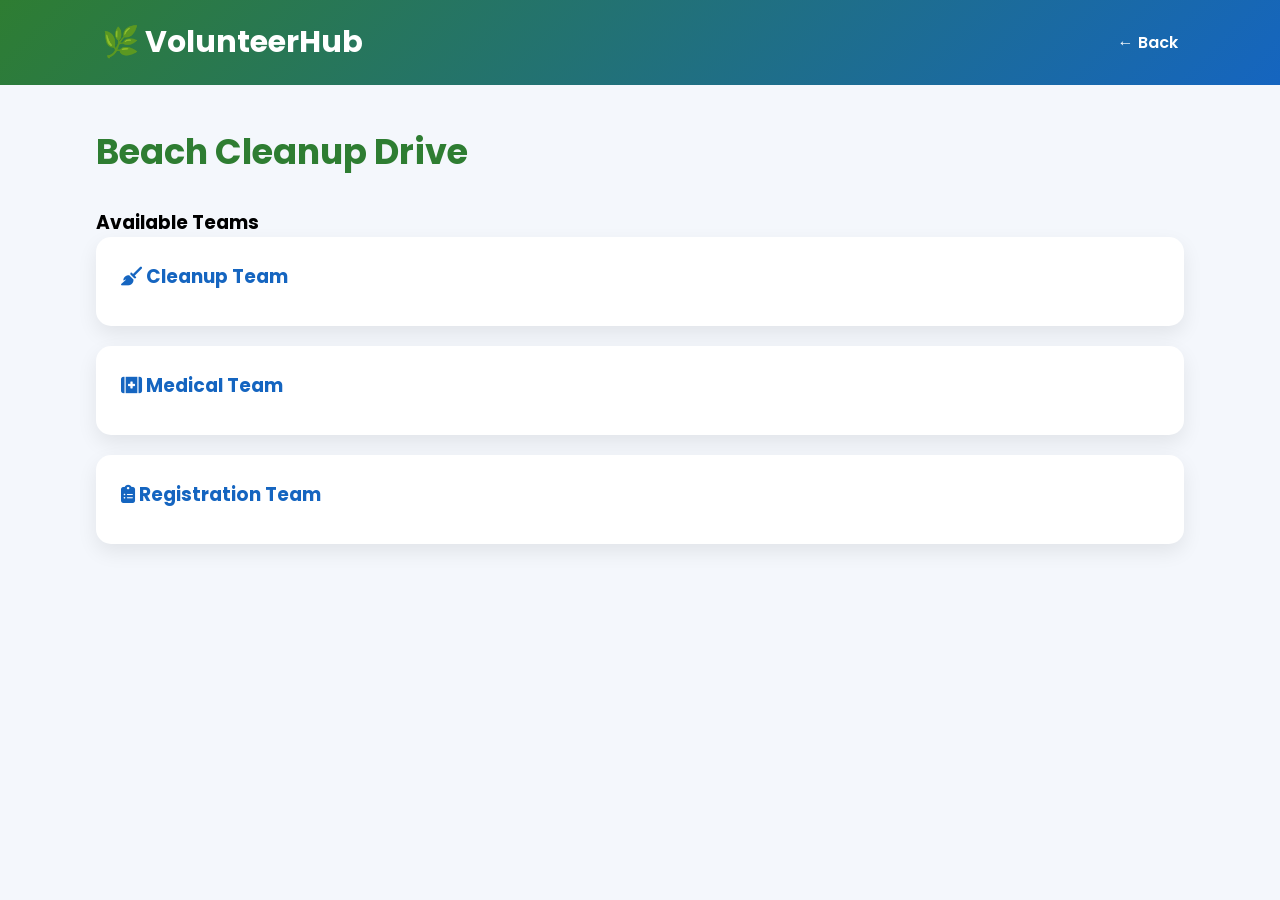
<file: beach-teams.html>
<!DOCTYPE html>
<html lang="en">

<head>

    <meta charset="UTF-8">

    <meta name="viewport" content="width=device-width, initial-scale=1.0">

    <title>Beach Cleanup Drive</title>

    <link rel="stylesheet" href="css/event-details.css">

    <link href="https://fonts.googleapis.com/css2?family=Poppins:wght@300;400;500;600;700&display=swap"
        rel="stylesheet">

    <link rel="stylesheet"
        href="https://cdnjs.cloudflare.com/ajax/libs/font-awesome/6.7.1/css/all.min.css">

</head>

<body>

<header>

    <h1>🌿 VolunteerHub</h1>

    <a href="volunteer-dashboard.html">← Back</a>

</header>

<section class="teams">

    <h2>Beach Cleanup Drive</h2>

    <h3>Available Teams</h3>

    <div class="team-card">
        <h3><i class="fa-solid fa-broom"></i> Cleanup Team</h3>
    </div>

    <div class="team-card">
        <h3><i class="fa-solid fa-kit-medical"></i> Medical Team</h3>
    </div>

    <div class="team-card">
        <h3><i class="fa-solid fa-clipboard-list"></i> Registration Team</h3>
    </div>

</section>

</body>

</html>
</file>
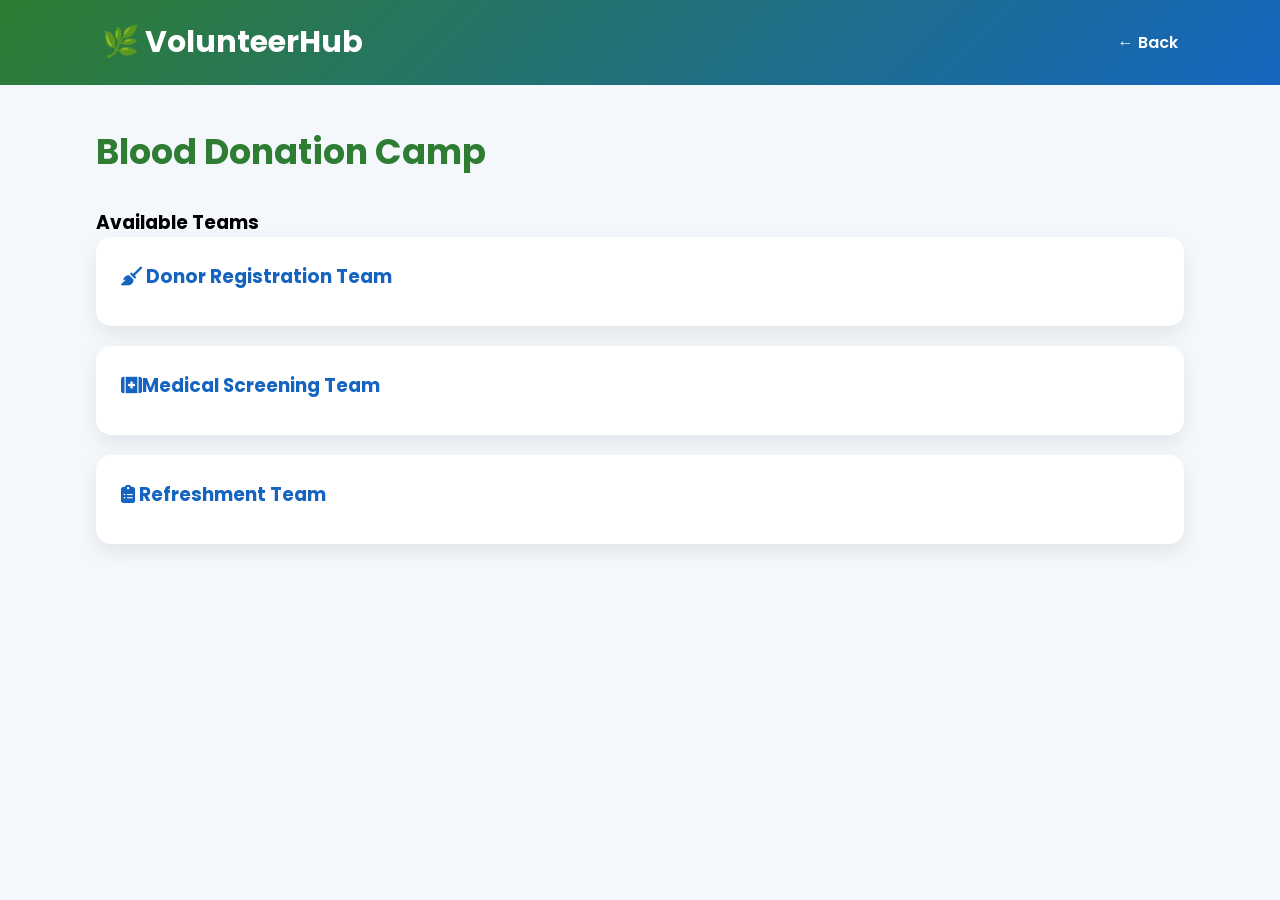
<file: blood-teams.html>
<!DOCTYPE html>
<html lang="en">

<head>

    <meta charset="UTF-8">

    <meta name="viewport" content="width=device-width, initial-scale=1.0">

    <title>Blood Donation Camp</title>

    <link rel="stylesheet" href="css/event-details.css">

    <link href="https://fonts.googleapis.com/css2?family=Poppins:wght@300;400;500;600;700&display=swap"
        rel="stylesheet">

    <link rel="stylesheet"
        href="https://cdnjs.cloudflare.com/ajax/libs/font-awesome/6.7.1/css/all.min.css">

</head>

<body>

<header>

    <h1>🌿 VolunteerHub</h1>

    <a href="volunteer-dashboard.html">← Back</a>

</header>

<section class="teams">

    <h2>Blood Donation Camp</h2>

    <h3>Available Teams</h3>

    <div class="team-card">
        <h3><i class="fa-solid fa-broom"></i> Donor Registration Team</h3>
    </div>

    <div class="team-card">
        <h3><i class="fa-solid fa-kit-medical"></i>Medical Screening Team</h3>
    </div>

    <div class="team-card">
        <h3><i class="fa-solid fa-clipboard-list"></i> Refreshment Team</h3>
    </div>

</section>

</body>

</html>
</file>
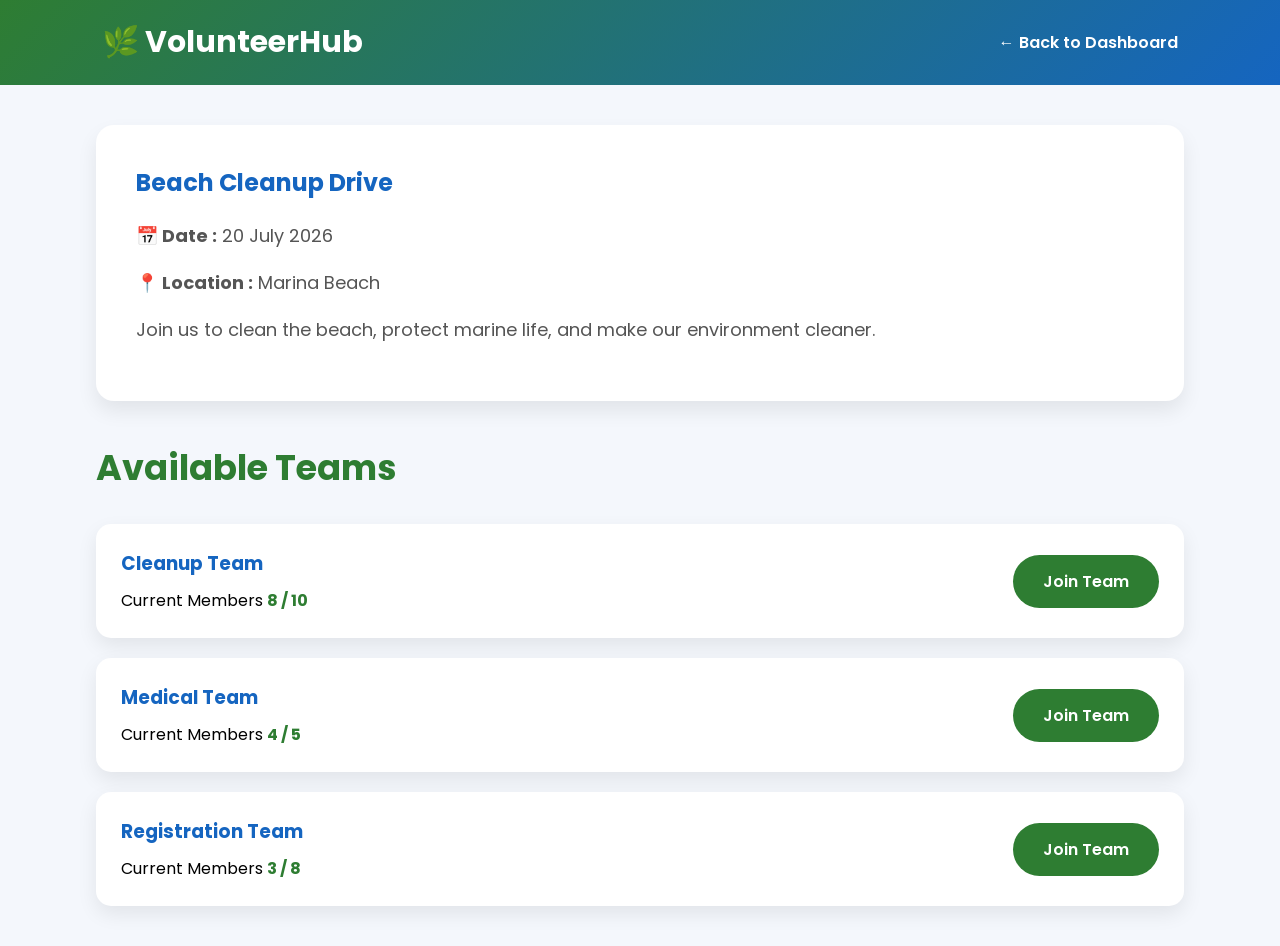
<file: event-beach.html>
<!DOCTYPE html>
<html lang="en">

<head>

    <meta charset="UTF-8">

    <meta name="viewport" content="width=device-width, initial-scale=1.0">

    <title>Beach Cleanup | VolunteerHub</title>

    <link rel="stylesheet" href="css/event-details.css">

    <link href="https://fonts.googleapis.com/css2?family=Poppins:wght@300;400;500;600;700&display=swap"
        rel="stylesheet">

    <link rel="stylesheet"
        href="https://cdnjs.cloudflare.com/ajax/libs/font-awesome/6.7.1/css/all.min.css">

</head>

<body>

<header>

    <h1>🌿 VolunteerHub</h1>

    <a href="volunteer-dashboard.html">

        ← Back to Dashboard

    </a>

</header>

<section class="event-info">

    <h1>Beach Cleanup Drive</h1>

    <p><strong>📅 Date :</strong> 20 July 2026</p>

    <p><strong>📍 Location :</strong> Marina Beach</p>

    <p>

        Join us to clean the beach, protect marine life, and make our environment cleaner.

    </p>

</section>

<section class="teams">

    <h2>Available Teams</h2>

    <div class="team-card">

        <div>

            <h3>Cleanup Team</h3>

            <p>Current Members <strong>8 / 10</strong></p>

        </div>

        <button>Join Team</button>

    </div>

    <div class="team-card">

        <div>

            <h3>Medical Team</h3>

            <p>Current Members <strong>4 / 5</strong></p>

        </div>

        <button>Join Team</button>

    </div>

    <div class="team-card">

        <div>

            <h3>Registration Team</h3>

            <p>Current Members <strong>3 / 8</strong></p>

        </div>

        <button>Join Team</button>

    </div>

</section>

</body>

</html>
</file>
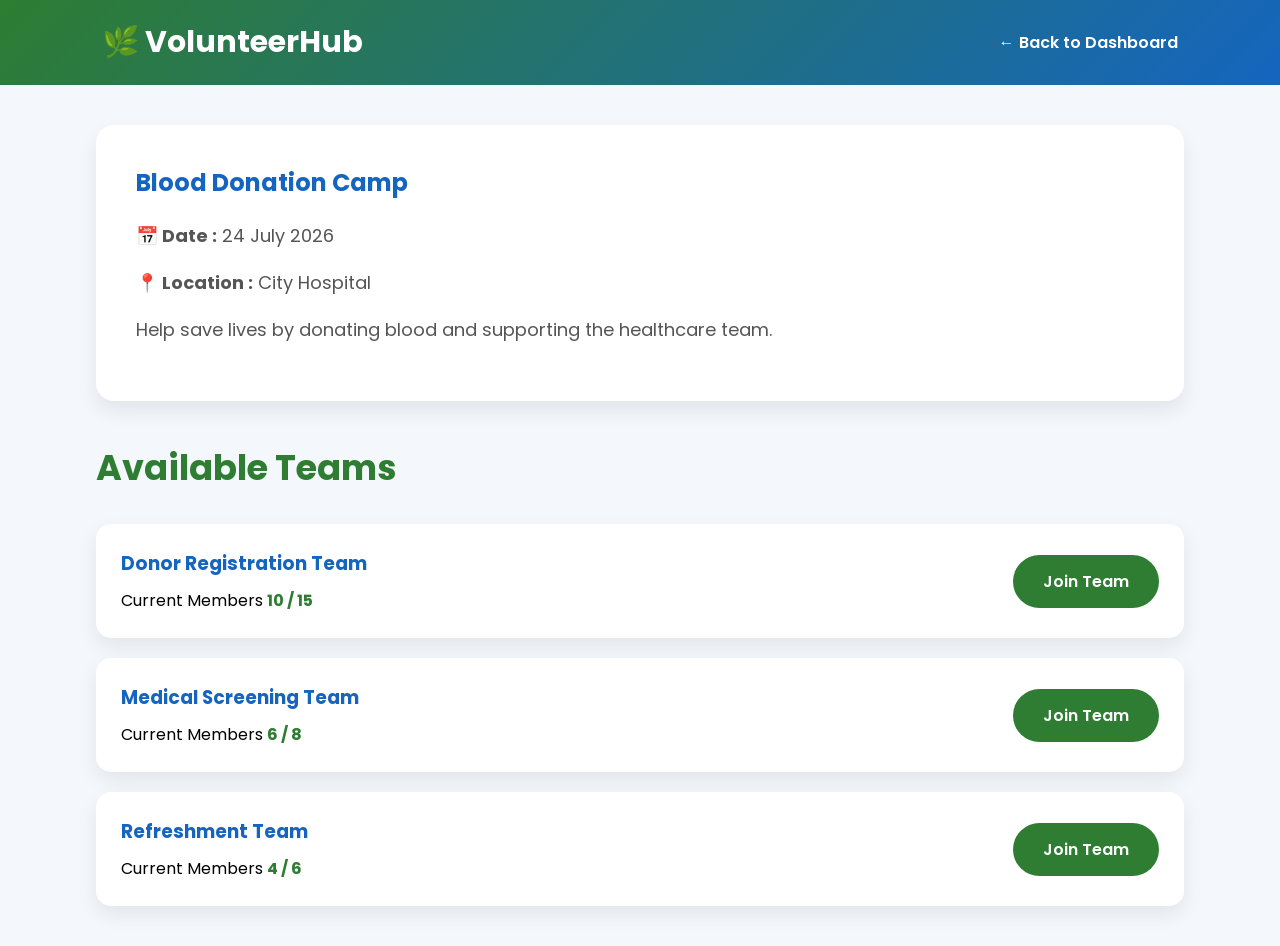
<file: event-blood.html>
<!DOCTYPE html>
<html lang="en">

<head>

    <meta charset="UTF-8">

    <meta name="viewport" content="width=device-width, initial-scale=1.0">

    <title>Blood Donation | VolunteerHub</title>

    <link rel="stylesheet" href="css/event-details.css">

    <link href="https://fonts.googleapis.com/css2?family=Poppins:wght@300;400;500;600;700&display=swap"
        rel="stylesheet">

    <link rel="stylesheet"
        href="https://cdnjs.cloudflare.com/ajax/libs/font-awesome/6.7.1/css/all.min.css">

</head>

<body>

<header>

    <h1>🌿 VolunteerHub</h1>

    <a href="volunteer-dashboard.html">

        ← Back to Dashboard

    </a>

</header>

<section class="event-info">

    <h1>Blood Donation Camp</h1>

    <p><strong>📅 Date :</strong> 24 July 2026</p>

    <p><strong>📍 Location :</strong> City Hospital</p>

    <p>

        Help save lives by donating blood and supporting the healthcare team.

    </p>

</section>

<section class="teams">

    <h2>Available Teams</h2>

    <div class="team-card">

        <div>

            <h3>Donor Registration Team</h3>

            <p>Current Members <strong>10 / 15</strong></p>

        </div>

        <button>Join Team</button>

    </div>

    <div class="team-card">

        <div>

            <h3>Medical Screening Team</h3>

            <p>Current Members <strong>6 / 8</strong></p>

        </div>

        <button>Join Team</button>

    </div>

    <div class="team-card">

        <div>

            <h3>Refreshment Team</h3>

            <p>Current Members <strong>4 / 6</strong></p>

        </div>

        <button>Join Team</button>

    </div>

</section>

</body>

</html>
</file>
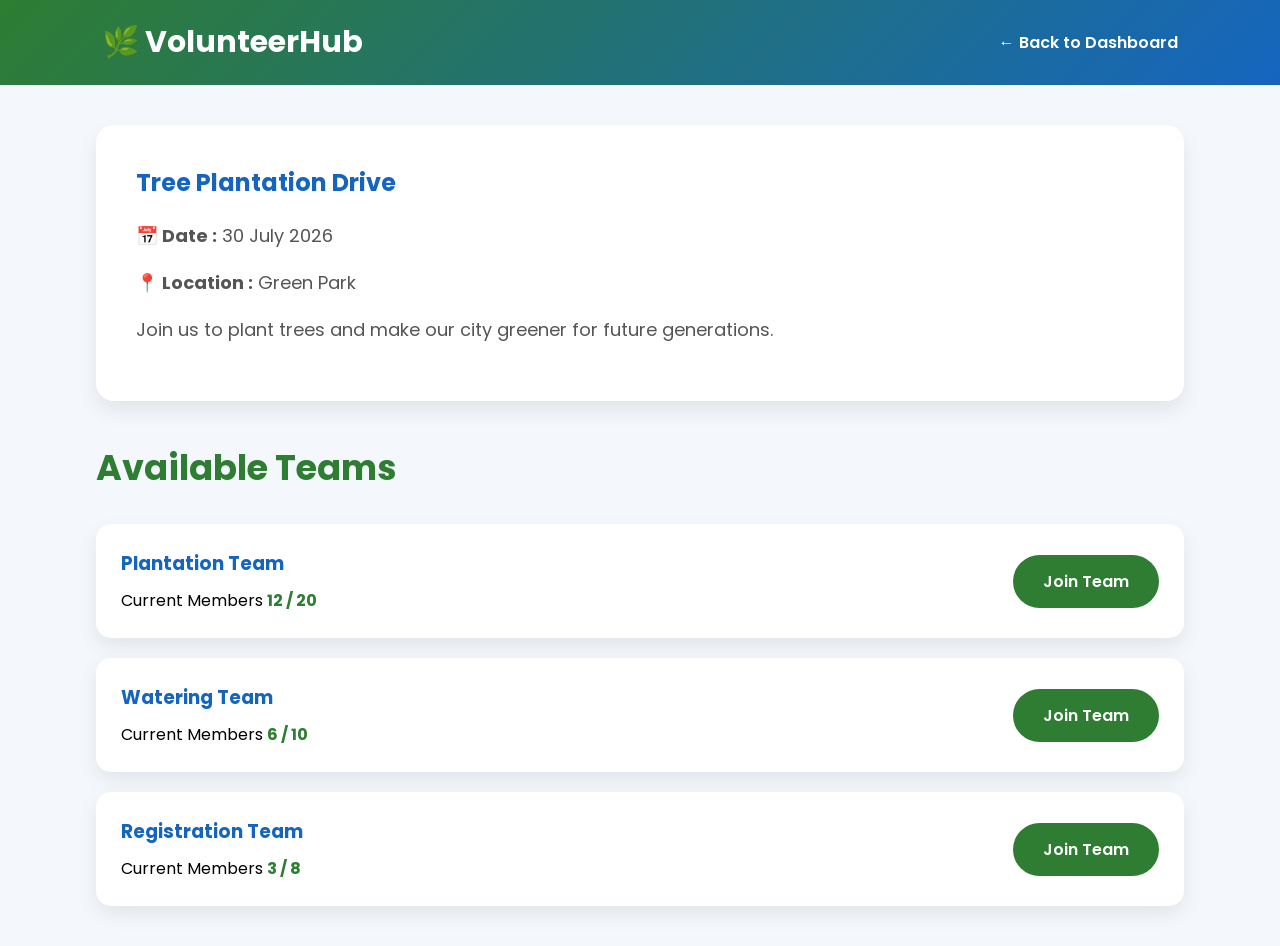
<file: event-tree.html>
<!DOCTYPE html>
<html lang="en">

<head>

    <meta charset="UTF-8">

    <meta name="viewport" content="width=device-width, initial-scale=1.0">

    <title>Tree Plantation | VolunteerHub</title>

    <link rel="stylesheet" href="css/event-details.css">

    <link href="https://fonts.googleapis.com/css2?family=Poppins:wght@300;400;500;600;700&display=swap"
        rel="stylesheet">

    <link rel="stylesheet"
        href="https://cdnjs.cloudflare.com/ajax/libs/font-awesome/6.7.1/css/all.min.css">

</head>

<body>

<header>

    <h1>🌿 VolunteerHub</h1>

    <a href="volunteer-dashboard.html">

        ← Back to Dashboard

    </a>

</header>

<section class="event-info">

    <h1>Tree Plantation Drive</h1>

    <p><strong>📅 Date :</strong> 30 July 2026</p>

    <p><strong>📍 Location :</strong> Green Park</p>

    <p>

        Join us to plant trees and make our city greener for future generations.

    </p>

</section>

<section class="teams">

    <h2>Available Teams</h2>

    <div class="team-card">

        <div>

            <h3>Plantation Team</h3>

            <p>Current Members <strong>12 / 20</strong></p>

        </div>

        <button>Join Team</button>

    </div>

    <div class="team-card">

        <div>

            <h3>Watering Team</h3>

            <p>Current Members <strong>6 / 10</strong></p>

        </div>

        <button>Join Team</button>

    </div>

    <div class="team-card">

        <div>

            <h3>Registration Team</h3>

            <p>Current Members <strong>3 / 8</strong></p>

        </div>

        <button>Join Team</button>

    </div>

</section>

</body>

</html>
</file>
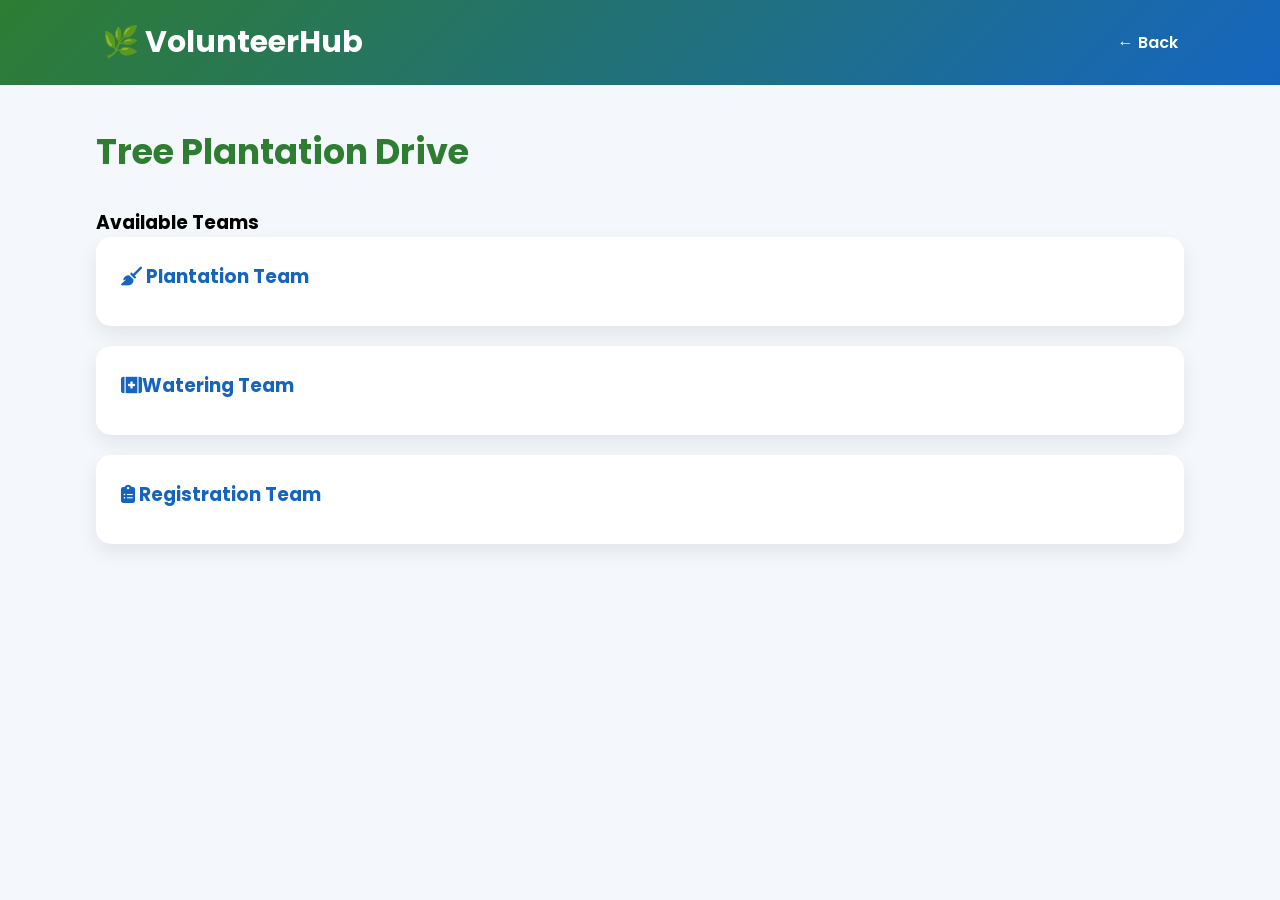
<file: tree-teams.html>
<!DOCTYPE html>
<html lang="en">

<head>

    <meta charset="UTF-8">

    <meta name="viewport" content="width=device-width, initial-scale=1.0">

    <title>Tree Plantation Drive</title>

    <link rel="stylesheet" href="css/event-details.css">

    <link href="https://fonts.googleapis.com/css2?family=Poppins:wght@300;400;500;600;700&display=swap"
        rel="stylesheet">

    <link rel="stylesheet"
        href="https://cdnjs.cloudflare.com/ajax/libs/font-awesome/6.7.1/css/all.min.css">

</head>

<body>

<header>

    <h1>🌿 VolunteerHub</h1>

    <a href="volunteer-dashboard.html">← Back</a>

</header>

<section class="teams">

    <h2>Tree Plantation Drive</h2>

    <h3>Available Teams</h3>

    <div class="team-card">
        <h3><i class="fa-solid fa-broom"></i> Plantation Team</h3>
    </div>

    <div class="team-card">
        <h3><i class="fa-solid fa-kit-medical"></i>Watering Team</h3>
    </div>

    <div class="team-card">
        <h3><i class="fa-solid fa-clipboard-list"></i> Registration Team</h3>
    </div>

</section>

</body>

</html>
</file>
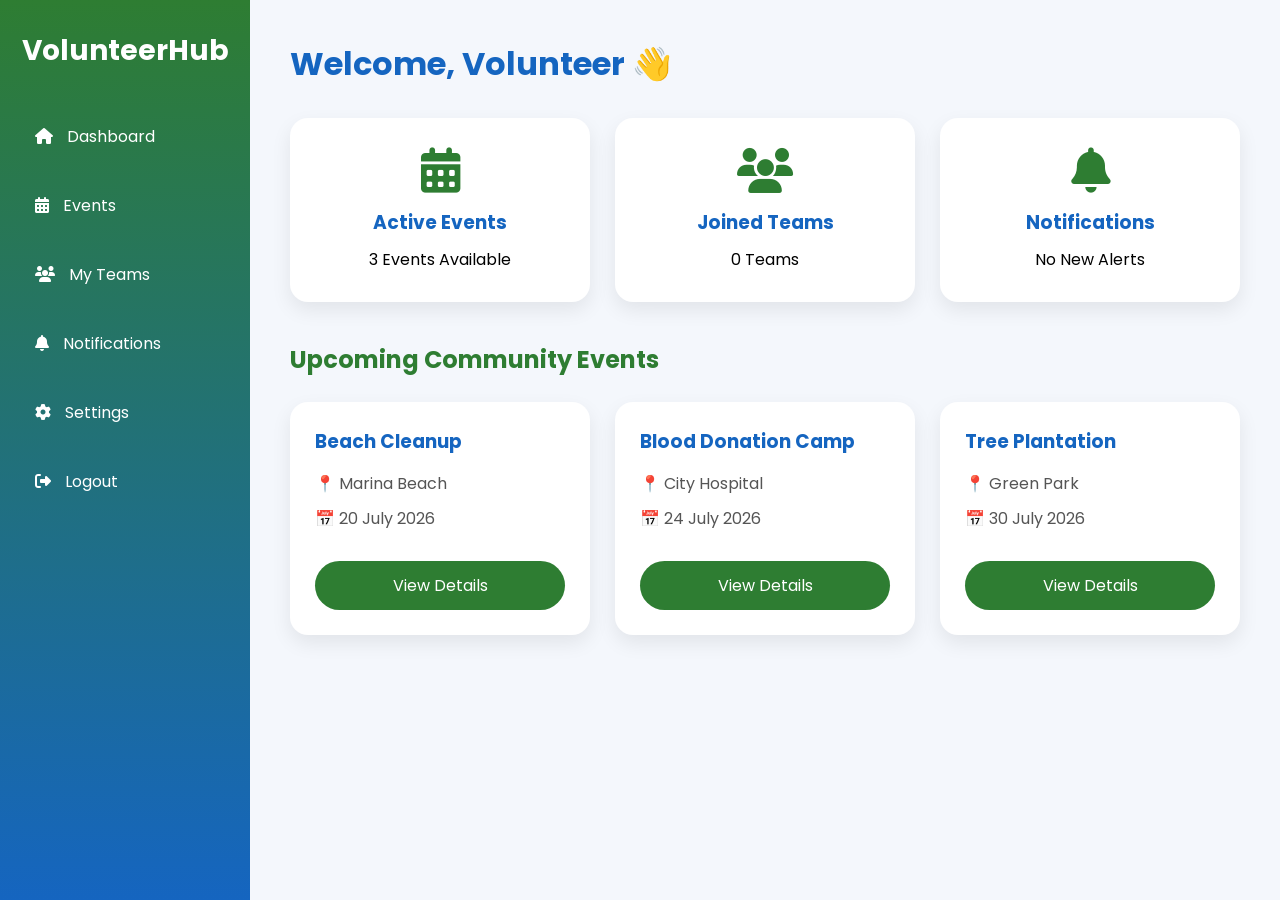
<file: volunteer-dashboard.html>
<!DOCTYPE html>
<html lang="en">

<head>

<meta charset="UTF-8">

<meta name="viewport"
content="width=device-width, initial-scale=1.0">

<title>Volunteer Dashboard</title>

<link rel="stylesheet"
href="css/volunteer-dashboard.css">

<link href="https://fonts.googleapis.com/css2?family=Poppins:wght@300;400;500;600;700&display=swap"
rel="stylesheet">

<link rel="stylesheet"
href="https://cdnjs.cloudflare.com/ajax/libs/font-awesome/6.7.1/css/all.min.css">

</head>

<body>

<div class="sidebar">

    <h2>VolunteerHub</h2>

    

    <ul>

        <li>
            <a href="#">
                <i class="fa-solid fa-house"></i>
                Dashboard
            </a>
        </li>

        <li>
            <a href="#">
                <i class="fa-solid fa-calendar-days"></i>
                Events
            </a>
        </li>

        <li>
            <a href="#">
                <i class="fa-solid fa-users"></i>
                My Teams
            </a>
        </li>

        <li>
            <a href="#">
                <i class="fa-solid fa-bell"></i>
                Notifications
            </a>
        </li>

        <li>
            <a href="#">
                <i class="fa-solid fa-gear"></i>
                Settings
            </a>
        </li>

        <li>
            <a href="index.html">
                <i class="fa-solid fa-right-from-bracket"></i>
                Logout
            </a>
        </li>

    </ul>

</div>


<div class="main-content">

<div class="topbar">

<h1>

Welcome, Volunteer 👋

</h1>

</div>

<div class="cards">

<div class="dashboard-card">

<i class="fa-solid fa-calendar-days"></i>

<h3>

Active Events

</h3>

<p>

3 Events Available

</p>

</div>

<div class="dashboard-card">

<i class="fa-solid fa-users"></i>

<h3>

Joined Teams

</h3>

<p>

0 Teams

</p>

</div>

<div class="dashboard-card">

<i class="fa-solid fa-bell"></i>

<h3>

Notifications

</h3>

<p>

No New Alerts

</p>

</div>

</div>

<h2 class="title">

Upcoming Community Events

</h2>

<div class="events">

<div class="event">

<h3>

Beach Cleanup

</h3>

<p>

📍 Marina Beach

</p>

<p>

📅 20 July 2026

</p>


<a href="event-beach.html">

    <button>

        View Details

    </button>

</a>


</div>

<div class="event">

<h3>

Blood Donation Camp

</h3>

<p>

📍 City Hospital

</p>

<p>

📅 24 July 2026

</p>


<a href="event-blood.html">

    <button>

        View Details

    </button>

</a>


</div>

<div class="event">

<h3>

Tree Plantation

</h3>

<p>

📍 Green Park

</p>

<p>

📅 30 July 2026

</p>

<a href="event-tree.html">

<button>

View Details

</button>

</a>

</div>

</div>

</div>

</body>

</html>
</file>
<file: css/event-details.css>
/* ==========================================
            RESET
========================================== */

*{
    margin:0;
    padding:0;
    box-sizing:border-box;
    font-family:'Poppins',sans-serif;
}

body{
    background:#F4F7FC;
}

/* ==========================================
            HEADER
========================================== */

header{

    background:linear-gradient(135deg,#2E7D32,#1565C0);

    color:white;

    padding:20px 8%;

    display:flex;

    justify-content:space-between;

    align-items:center;

}

header h1{

    font-size:30px;

}

header a{

    color:white;

    text-decoration:none;

    font-weight:600;

    transition:.3s;

}

header a:hover{

    color:#FFD54F;

}

/* ==========================================
            EVENT INFORMATION
========================================== */

.event-info{

    width:85%;

    margin:40px auto;

    background:white;

    padding:40px;

    border-radius:18px;

    box-shadow:0 10px 20px rgba(0,0,0,.08);

}

.event-info h1{

    color:#1565C0;

    margin-bottom:20px;

}

.event-info p{

    font-size:18px;

    line-height:32px;

    color:#555;

    margin-bottom:15px;

}

/* ==========================================
            TEAM SECTION
========================================== */

.teams{

    width:85%;

    margin:40px auto;

}

.teams h2{

    color:#2E7D32;

    margin-bottom:30px;

    font-size:35px;

}

/* ==========================================
            TEAM CARD
========================================== */

.team-card{

    background:white;

    border-radius:15px;

    padding:25px;

    margin-bottom:20px;

    display:flex;

    justify-content:space-between;

    align-items:center;

    box-shadow:0 8px 20px rgba(0,0,0,.08);

    transition:.3s;

}

.team-card:hover{

    transform:translateY(-6px);

}

.team-card h3{

    color:#1565C0;

    margin-bottom:10px;

}

.team-card strong{

    color:#2E7D32;

}

/* ==========================================
            BUTTONS
========================================== */

.team-card button{

    padding:14px 30px;

    border:none;

    border-radius:30px;

    cursor:pointer;

    font-size:16px;

    font-weight:600;

    transition:.3s;

}

.team-card button:not(:disabled){

    background:#2E7D32;

    color:white;

}

.team-card button:not(:disabled):hover{

    background:#1565C0;

}

.team-card button:disabled{

    background:#E53935;

    color:white;

    cursor:not-allowed;

}

/* ==========================================
            RESPONSIVE
========================================== */

@media(max-width:768px){

    .team-card{

        flex-direction:column;

        text-align:center;

        gap:20px;

    }

    header{

        flex-direction:column;

        gap:15px;

        text-align:center;

    }

    .event-info,
    .teams{

        width:95%;

    }

}
</file>
<file: css/volunteer-dashboard.css>
/* ==========================================
            RESET
========================================== */

*{
    margin:0;
    padding:0;
    box-sizing:border-box;
    font-family:'Poppins',sans-serif;
}

body{
    display:flex;
    background:#F4F7FC;
}

/* ==========================================
            SIDEBAR
========================================== */

.sidebar{

    width:250px;

    min-height:100vh;

    background:linear-gradient(180deg,#2E7D32,#1565C0);

    color:white;

    padding:30px 20px;

    position:fixed;

}

.sidebar h2{

    text-align:center;

    margin-bottom:40px;

    font-size:28px;


}
/* ==========================================
            PROFILE CARD
========================================== */

.profile-card{

    text-align:center;

    margin-bottom:30px;

    padding-bottom:25px;

    border-bottom:1px solid rgba(255,255,255,.2);

}

.profile-card img{

    width:90px;

    height:90px;

    border-radius:50%;

    border:4px solid white;

    object-fit:cover;

    margin-bottom:15px;

}

.profile-card h3{

    color:white;

    margin-bottom:5px;

}

.profile-card p{

    color:#E8F5E9;

    font-size:14px;

}

.sidebar ul{

    list-style:none;

}

.sidebar ul li{

    margin:20px 0;

}

.sidebar ul li a{

    text-decoration:none;

    color:white;

    display:block;

    padding:12px 15px;

    border-radius:10px;

    transition:.3s;

}

.sidebar ul li a:hover{

    background:rgba(255,255,255,.2);

}

.sidebar i{

    margin-right:10px;

}

/* ==========================================
            MAIN CONTENT
========================================== */

.main-content{

    margin-left:250px;

    width:calc(100% - 250px);

    padding:40px;

}

.topbar{

    margin-bottom:30px;

}

.topbar h1{

    color:#1565C0;

}

/* ==========================================
            DASHBOARD CARDS
========================================== */

.cards{

    display:grid;

    grid-template-columns:repeat(auto-fit,minmax(220px,1fr));

    gap:25px;

    margin-bottom:40px;

}

.dashboard-card{

    background:white;

    padding:30px;

    border-radius:18px;

    text-align:center;

    box-shadow:0 8px 20px rgba(0,0,0,.08);

    transition:.3s;

}

.dashboard-card:hover{

    transform:translateY(-8px);

}

.dashboard-card i{

    font-size:45px;

    color:#2E7D32;

    margin-bottom:15px;

}

.dashboard-card h3{

    margin-bottom:10px;

    color:#1565C0;

}

/* ==========================================
            EVENTS
========================================== */

.title{

    margin-bottom:25px;

    color:#2E7D32;

}

.events{

    display:grid;

    grid-template-columns:repeat(auto-fit,minmax(280px,1fr));

    gap:25px;

}

.event{

    background:white;

    border-radius:18px;

    padding:25px;

    box-shadow:0 8px 20px rgba(0,0,0,.08);

    transition:.3s;

}

.event:hover{

    transform:translateY(-8px);

}

.event h3{

    color:#1565C0;

    margin-bottom:15px;

}

.event p{

    margin-bottom:10px;

    color:#555;

}

.event button{

    margin-top:20px;

    width:100%;

    padding:12px;

    border:none;

    border-radius:30px;

    background:#2E7D32;

    color:white;

    cursor:pointer;

    font-size:16px;

    transition:.3s;

}

.event button:hover{

    background:#1565C0;

}

/* ==========================================
            RESPONSIVE
========================================== */

@media(max-width:900px){

.sidebar{

    width:100%;

    min-height:auto;

    position:relative;

}

.main-content{

    margin-left:0;

    width:100%;

}

body{

    flex-direction:column;

}

}
</file>
